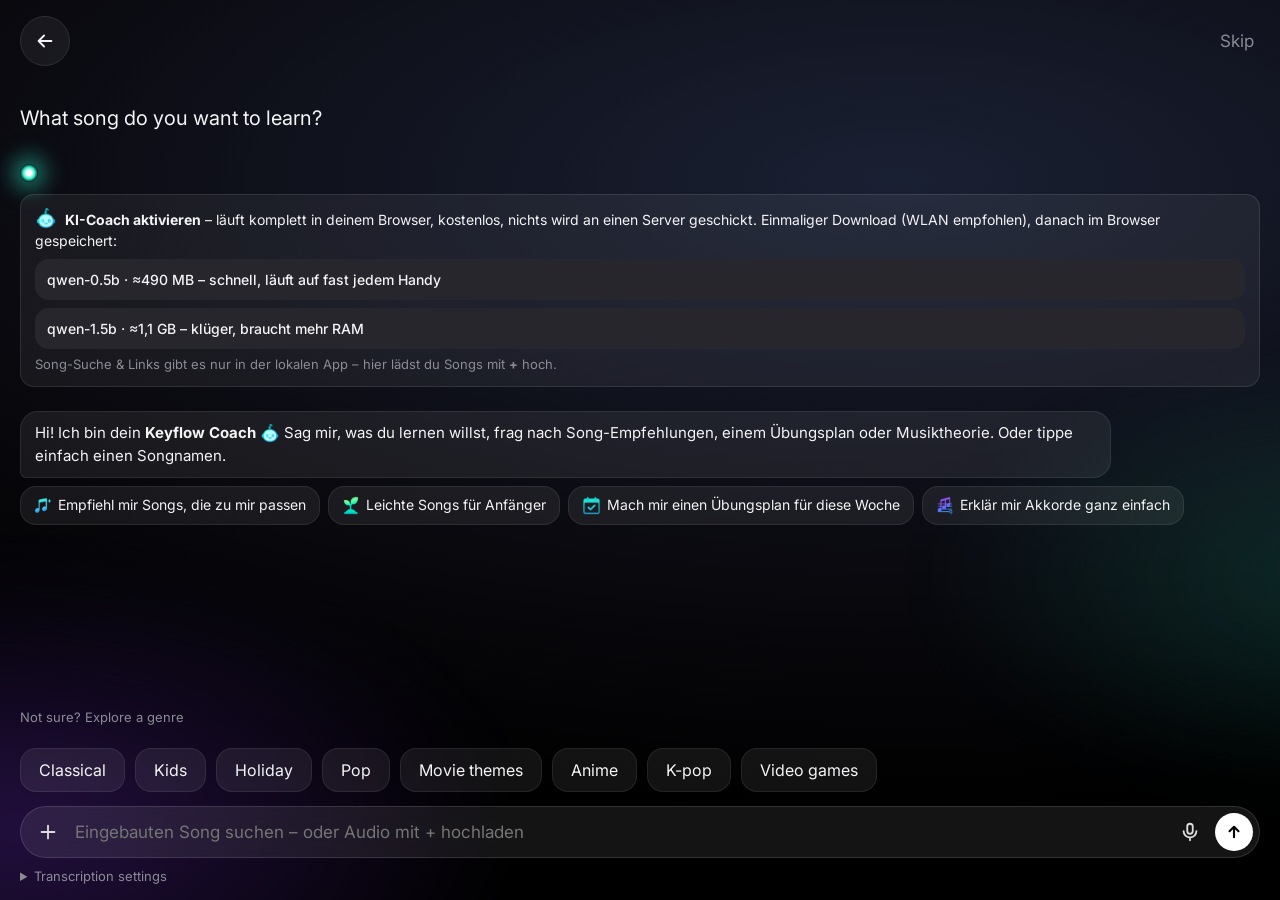
<file: index.html>
<!doctype html>
<html lang="en">
<head>
  <meta charset="utf-8" />
  <meta name="viewport" content="width=device-width, initial-scale=1, viewport-fit=cover, user-scalable=no" />
  <meta name="theme-color" content="#000000" />
  <title>Keyflow – Piano tutorials for any song</title>
  <link rel="manifest" href="manifest.webmanifest" />
  <link rel="icon" href="icon.svg" type="image/svg+xml" />
  <link rel="apple-touch-icon" href="icons/app/apple-touch-icon.png" />
  <meta name="mobile-web-app-capable" content="yes" />
  <link rel="preconnect" href="https://fonts.googleapis.com" />
  <link href="https://fonts.googleapis.com/css2?family=Inter:wght@400;500;600;700&display=swap" rel="stylesheet" />
  <link rel="stylesheet" href="css/style.css" />
</head>
<body>
  <!-- ================= LIBRARY ================= -->
  <section id="view-library" class="view">
    <header class="lib-head">
      <div class="lib-top">
        <div class="brand"><span class="logo">◆</span> Keyflow <span class="tag">PIANO</span></div>
        <button id="accountBtn" class="account-btn"><span id="syncDot" class="sync-dot"></span><span id="accountLabel">Sign in</span></button>
      </div>
      <h1>My songs</h1>
    </header>
    <div class="search-row">
      <label class="search">
        <svg viewBox="0 0 24 24"><circle cx="11" cy="11" r="7"/><path d="M20 20l-4-4"/></svg>
        <input id="searchInput" type="search" placeholder="Search music" autocomplete="off" />
      </label>
      <button id="sortBtn" class="round" aria-label="Sort"><svg viewBox="0 0 24 24"><path d="M4 7h16M7 12h10M10 17h4"/></svg></button>
      <div id="sortMenu" class="menu hidden">
        <button data-sort="recent">Recently added</button>
        <button data-sort="played">Recently played</button>
        <button data-sort="title">Title A–Z</button>
      </div>
    </div>
    <h2>All transcriptions</h2>
    <ul id="songList" class="song-list"></ul>
    <p id="emptyLib" class="empty hidden">No songs yet. Tap <b>+</b> to transcribe your first song.</p>
    <p class="credits-link"><button id="creditsBtn" class="link small">Credits &amp; Lizenzen</button></p>
    <button id="addBtn" class="fab" aria-label="New song"><svg viewBox="0 0 24 24"><path d="M12 5v14M5 12h14"/></svg></button>
  </section>

  <!-- ================= CREATE ================= -->
  <section id="view-create" class="view hidden">
    <div class="aurora"></div>
    <header class="create-head">
      <button id="createBack" class="round ghost" aria-label="Back"><svg viewBox="0 0 24 24"><path d="M19 12H5M11 6l-6 6 6 6"/></svg></button>
      <button id="skipBtn" class="link">Skip</button>
    </header>
    <p class="prompt">What song do you want to learn?</p>
    <div class="orb"></div>
    <div id="aiBar" class="ai-bar"></div>
    <div id="createResults" class="create-results"></div>
    <div class="create-bottom">
      <p class="muted small">Not sure? Explore a genre</p>
      <div id="genreChips" class="chips"></div>
      <form id="askForm" class="ask">
        <button type="button" id="plusBtn" class="ask-btn" aria-label="Add file"><svg viewBox="0 0 24 24"><path d="M12 5v14M5 12h14"/></svg></button>
        <input id="askInput" placeholder="Frag den Coach, Songname oder Link …" autocomplete="off" />
        <button type="button" id="recBtn" class="ask-btn" aria-label="Record"><svg viewBox="0 0 24 24"><rect x="9" y="3" width="6" height="11" rx="3"/><path d="M5 11a7 7 0 0 0 14 0M12 18v3"/></svg></button>
        <button type="submit" class="send" aria-label="Send"><svg viewBox="0 0 24 24"><path d="M12 19V5M6 11l6-6 6 6"/></svg></button>
      </form>
      <div id="plusMenu" class="menu up hidden">
        <button data-act="audio"><img class="ic" src="icons/ic-note.webp" alt="" draggable="false"> Upload audio or video</button>
        <button data-act="midi"><img class="ic" src="icons/ic-keyboard.webp" alt="" draggable="false"> MIDI / MusicXML importieren</button>
        <button data-act="songscription"><img class="ic" src="icons/ic-chord.webp" alt="" draggable="false"> Mit Songscription transkribieren</button>
        <button data-act="record"><img class="ic" src="icons/ic-mic.webp" alt="" draggable="false"> Record with microphone</button>
      </div>
      <details class="advanced">
        <summary>Transcription settings</summary>
        <label>Note sensitivity <input id="optSens" type="range" min="0" max="1" step="0.05" value="0.5" /></label>
        <div class="row btns"><button type="button" id="optMax" class="glass pill"><img class="ic" src="icons/ic-trophy.webp" alt="" draggable="false"> Höchste Genauigkeit</button></div>
        <label>AI model <select id="optModel"><option value="basicpitch">Basic Pitch (any instrument)</option><option value="piano">Piano model – Onsets &amp; Frames</option><option value="both" selected>Both combined (best)</option><option value="muscriptor">MuScriptor (multi-instrument, server)</option><option value="transkun">Transkun – Klavier, sehr genau (Server)</option><option value="songscription">Songscription.ai (Webseite → MIDI/MusicXML zurück)</option></select></label>
        <label id="msRow" class="hidden">MuScriptor size <select id="optMsSize"><option value="small" selected>small – fast (CPU ok)</option><option value="medium">medium – balanced</option><option value="large">large – best (GPU)</option></select></label>
        <label id="msQRow" class="hidden">Snap notes to beat grid <input id="optQuantize" type="checkbox" checked /></label>
        <label>Demucs stem separation (server) <input id="optDemucs" type="checkbox" /></label>
        <label>Arrangement <select id="optMode"><option value="piano" selected>Piano arrangement</option><option value="easy">Easy (melody + bass)</option><option value="full">Full detail (solo piano recordings)</option></select></label>
        <label>Remove drums before transcribing <input id="optDrums" type="checkbox" checked /></label>
        <label>Song names: search <select id="optKind"><option value="cover" selected>piano covers (most accurate)</option><option value="original">original song</option></select></label>
        <label>Split hands at <select id="optSplit"><option value="55">G3</option><option value="57">A3</option><option value="60" selected>C4 (middle C)</option><option value="62">D4</option><option value="64">E4</option></select></label>
      </details>
      <input id="fileInput" type="file" accept="audio/*,video/*,.mid,.midi,.mp3,.wav,.m4a,.ogg,.flac,.webm,.mp4" hidden />
    </div>
  </section>

  <!-- ================= SHEET MUSIC ================= -->
  <section id="view-score" class="view hidden">
    <header class="score-bar">
      <button id="scoreBack" class="round ghost" aria-label="Zurück"><svg viewBox="0 0 24 24"><path d="M19 12H5M11 6l-6 6 6 6"/></svg></button>
      <div class="score-title"><b id="scoreTitle"></b><span id="scoreInfo" class="muted small"></span></div>
      <button id="scorePlay" class="btn small-btn2"><img class="ic" src="icons/ic-keyboard.webp" alt="" draggable="false"> Spielen</button>
    </header>
    <div class="score-tools">
      <label>Tempo <input id="scBpm" type="number" min="30" max="260" step="1" /></label>
      <label>Takt <select id="scBeats"><option value="2">2/4</option><option value="3">3/4</option><option value="4">4/4</option><option value="6">6/4</option></select></label>
      <label>Tonart <select id="scKey"><option value="-7:major">C♭-Dur</option><option value="-7:minor">a♭-Moll</option><option value="-6:major">G♭-Dur</option><option value="-6:minor">e♭-Moll</option><option value="-5:major">D♭-Dur</option><option value="-5:minor">b-Moll</option><option value="-4:major">A♭-Dur</option><option value="-4:minor">f-Moll</option><option value="-3:major">E♭-Dur</option><option value="-3:minor">c-Moll</option><option value="-2:major">B♭-Dur</option><option value="-2:minor">g-Moll</option><option value="-1:major">F-Dur</option><option value="-1:minor">d-Moll</option><option value="0:major">C-Dur</option><option value="0:minor">a-Moll</option><option value="1:major">G-Dur</option><option value="1:minor">e-Moll</option><option value="2:major">D-Dur</option><option value="2:minor">h-Moll</option><option value="3:major">A-Dur</option><option value="3:minor">f♯-Moll</option><option value="4:major">E-Dur</option><option value="4:minor">c♯-Moll</option><option value="5:major">H-Dur</option><option value="5:minor">g♯-Moll</option><option value="6:major">F♯-Dur</option><option value="6:minor">d♯-Moll</option><option value="7:major">C♯-Dur</option><option value="7:minor">a♯-Moll</option></select></label>
      <label>Level <select id="scLevel"><option value="easy">Leicht</option><option value="medium">Mittel</option><option value="hard">Schwer</option><option value="original">Original</option></select></label>
      <button id="scAuto" class="link small">Automatisch erkennen</button>
    </div>
    <div class="score-tools">
      <button id="scXml" class="btn"><img class="ic" src="icons/ic-export.webp" alt="" draggable="false"> MusicXML</button>
      <button id="scMidi" class="btn"><img class="ic" src="icons/ic-export.webp" alt="" draggable="false"> MIDI</button>
      <button id="scPrint" class="btn"><img class="ic" src="icons/ic-export.webp" alt="" draggable="false"> PDF / Drucken</button>
    </div>
    <div id="scoreBox" class="score-box"><p class="muted">Noten werden gesetzt …</p></div>
  </section>

  <!-- ================= PLAYER ================= -->
  <section id="view-player" class="view hidden">
    <canvas id="stage"></canvas>
    <div id="progress" class="progress"><div id="progressFill"></div><div id="loopBand" class="loop-band hidden"></div></div>
    <div id="hud" class="hud">
      <div class="hud-left">
        <button id="exitBtn" class="glass icon" aria-label="Back"><svg viewBox="0 0 24 24"><path d="M19 12H5M11 6l-6 6 6 6"/></svg></button>
        <button id="settingsBtn" class="glass icon" aria-label="Settings"><svg viewBox="0 0 24 24"><circle cx="12" cy="12" r="3"/><path d="M19.4 15a1.7 1.7 0 0 0 .3 1.8l.1.1a2 2 0 1 1-2.8 2.8l-.1-.1a1.7 1.7 0 0 0-1.8-.3 1.7 1.7 0 0 0-1 1.5V21a2 2 0 1 1-4 0v-.1a1.7 1.7 0 0 0-1.1-1.5 1.7 1.7 0 0 0-1.8.3l-.1.1a2 2 0 1 1-2.8-2.8l.1-.1a1.7 1.7 0 0 0 .3-1.8 1.7 1.7 0 0 0-1.5-1H3a2 2 0 1 1 0-4h.1a1.7 1.7 0 0 0 1.5-1.1 1.7 1.7 0 0 0-.3-1.8l-.1-.1a2 2 0 1 1 2.8-2.8l.1.1a1.7 1.7 0 0 0 1.8.3H9a1.7 1.7 0 0 0 1-1.5V3a2 2 0 1 1 4 0v.1a1.7 1.7 0 0 0 1 1.5 1.7 1.7 0 0 0 1.8-.3l.1-.1a2 2 0 1 1 2.8 2.8l-.1.1a1.7 1.7 0 0 0-.3 1.8V9a1.7 1.7 0 0 0 1.5 1H21a2 2 0 1 1 0 4h-.1a1.7 1.7 0 0 0-1.5 1z"/></svg></button>
        <button id="speedBtn" class="glass pill">Speed <b id="speedVal">100%</b></button>
        <button id="levelBtn" class="glass pill">Level <b id="levelVal">Original</b></button>
        <div class="seg glass">
          <button id="modeWait" class="seg-btn">Wait</button>
          <button id="modePlay" class="seg-btn active">Play-Along</button>
        </div>
      </div>
      <div class="hud-right">
        <span id="scoreChip" class="glass pill score">0 ✓</span>
        <button id="practiceBtn" class="glass pill" aria-label="Practice"><img class="ic" src="icons/ic-practice.webp" alt="" draggable="false"> Practice</button>
        <button id="sheetBtn" class="glass icon" aria-label="Noten" title="Noten anzeigen"><img class="ic" src="icons/ic-chord.webp" alt="" draggable="false"></button>
        <button id="soundBtn" class="glass icon" aria-label="Sound"><img class="ic lg" src="icons/ic-sound.webp" alt="" draggable="false"></button>
        <button id="inputBtn" class="glass icon" aria-label="Input"><svg viewBox="0 0 24 24"><rect x="2" y="7" width="20" height="11" rx="2"/><path d="M6 7v6M10 7v6M14 7v6M18 7v6"/></svg></button>
        <div id="handSeg" class="seg glass hand-seg" role="radiogroup" aria-label="Hände">
          <button class="seg-btn" data-hands="L" title="Nur linke Hand"><img class="ic hand-ic" src="icons/ic-hand-left.webp" alt="" draggable="false"><i>L</i></button>
          <button class="seg-btn" data-hands="both" title="Beide Hände">Beide</button>
          <button class="seg-btn" data-hands="R" title="Nur rechte Hand"><img class="ic hand-ic" src="icons/ic-hand-right.webp" alt="" draggable="false"><i>R</i></button>
          <button class="seg-btn" data-hands="none" title="Zuhören – beide Hände spielen automatisch">Hören</button>
        </div>
      </div>
      <div id="speedMenu" class="panel speed-panel hidden">
        <p class="panel-title">PLAYBACK SPEED</p>
        <div class="speed-opts"></div>
      </div>
      <div id="inputMenu" class="panel input-panel hidden">
        <p class="panel-title">PLAY WITH ANY PIANO</p>
        <button id="midiBtn" class="row-btn"><span><img class="ic" src="icons/ic-keyboard.webp" alt="" draggable="false"> Connect MIDI keyboard</span> <span id="midiStatus" class="muted"></span></button>
        <button id="micBtn" class="row-btn"><span><img class="ic" src="icons/ic-mic.webp" alt="" draggable="false"> Listen via microphone</span> <span id="micStatus" class="muted">off</span></button>
        <label class="row">Key lights on my piano <select id="setLightProto"></select></label>
        <label class="row">Light keys ahead <select id="setLightAhead"><option value="now">only when it's time</option><option value="ahead" selected>next notes in advance</option></select></label>
        <label class="row">Silent lights (channel modes) <input id="setSilentLights" type="checkbox" checked /></label>
        <div class="row btns"><button id="testLightsBtn" class="glass pill"><img class="ic" src="icons/ic-light.webp" alt="" draggable="false"> Test lights</button><span id="sysexStatus" class="muted small"></span></div>
        <label class="row">Mic sensitivity <input id="micSens" type="range" min="0" max="1" step="0.05" value="0.5" /></label>
        <p class="muted small">Tip: use headphones or mute the song when using the microphone. Computer keys: A W S E D F T G Y H U J K (Z / X = octave).</p>
      </div>
      <div id="levelPanel" class="panel level-panel hidden">
        <p class="panel-title">SCHWIERIGKEIT</p>
        <p id="levelRating" class="small"></p>
        <div id="levelOpts" class="speed-opts"></div>
        <p class="muted small">Leicht: nur Melodie + Bass, keine schnellen Läufe · Mittel: Melodie + eine Begleitstimme · Schwer: bis zu 3 Töne pro Hand · Original: alles</p>
        <label class="row">Andere Hand <select id="setOtherHand"><option value="auto">spielt automatisch</option><option value="mute">stumm (sichtbar)</option><option value="hide">ausblenden</option></select></label>
      </div>
      <div id="soundPanel" class="panel sound-panel hidden">
        <p class="panel-title">SOUND &amp; INSTRUMENTE</p>
        <label class="row">Sound-Bibliothek <select id="sndBank"></select></label>
        <div id="sndPresets">
          <label class="row">Song – rechte Hand <select id="sndR" class="snd-preset" data-role="R"></select></label>
          <label class="row">Song – linke Hand <select id="sndL" class="snd-preset" data-role="L"></select></label>
          <label class="row">Meine Tasten <select id="sndUser" class="snd-preset" data-role="user"></select></label>
        </div>
        <p id="sndInfo" class="muted small"></p>
        <div class="row btns">
          <button id="sndImport" class="glass pill"><img class="ic" src="icons/ic-import.webp" alt="" draggable="false"> SoundFont importieren</button>
          <button id="sndImportDir" class="glass pill"><img class="ic" src="icons/ic-folder.webp" alt="" draggable="false"> SFZ-Ordner</button>
        </div>
        <p class="muted small">SF2 · SF3 · SFOGG · DLS · SFZ (mit Samples, als Ordner oder ZIP) · SYX (DX7-Bänke &amp; SysEx-Befehle) · ZIP</p>
        <div class="row btns">
          <button id="sndImportSyx" class="glass pill"><img class="ic" src="icons/ic-synth.webp" alt="" draggable="false"> Eigene .syx-Presets</button>
          <button id="sndExportSyx" class="glass pill hidden"><img class="ic" src="icons/ic-export.webp" alt="" draggable="false"> Als .syx exportieren</button>
        </div>
        <div id="customList" class="snd-list hidden"></div>
        <p class="panel-title" style="margin-top:14px">MIDI-AUSGANG · VST3 / DAW / HARDWARE</p>
        <label class="row">Ausgang <select id="moDevice"><option value="off">Aus</option></select></label>
        <div class="row btns"><button id="moScan" class="glass pill"><img class="ic" src="icons/ic-keyboard.webp" alt="" draggable="false"> MIDI-Ausgänge suchen</button></div>
        <div id="moOpts">
          <label class="row">Song – rechte Hand <span class="mo-ch"><input id="moR" type="checkbox" checked /> Kanal <select id="moRch"><option value="0">1</option><option value="1">2</option><option value="2">3</option><option value="3">4</option><option value="4">5</option><option value="5">6</option><option value="6">7</option><option value="7">8</option><option value="8">9</option><option value="9">10</option><option value="10">11</option><option value="11">12</option><option value="12">13</option><option value="13">14</option><option value="14">15</option><option value="15">16</option></select></span></label>
          <label class="row">Song – linke Hand <span class="mo-ch"><input id="moL" type="checkbox" checked /> Kanal <select id="moLch"><option value="0">1</option><option value="1">2</option><option value="2">3</option><option value="3">4</option><option value="4">5</option><option value="5">6</option><option value="6">7</option><option value="7">8</option><option value="8">9</option><option value="9">10</option><option value="10">11</option><option value="11">12</option><option value="12">13</option><option value="13">14</option><option value="14">15</option><option value="15">16</option></select></span></label>
          <label class="row">Meine Tasten <span class="mo-ch"><input id="moU" type="checkbox" /> Kanal <select id="moUch"><option value="0">1</option><option value="1">2</option><option value="2">3</option><option value="3">4</option><option value="4">5</option><option value="5">6</option><option value="6">7</option><option value="7">8</option><option value="8">9</option><option value="9">10</option><option value="10">11</option><option value="11">12</option><option value="12">13</option><option value="13">14</option><option value="14">15</option><option value="15">16</option></select></span></label>
          <label class="row">Instrument senden <select id="moProg"></select></label>
          <label class="row">Nur extern hören (interne Klänge stumm) <input id="moExcl" type="checkbox" /></label>
        </div>
        <details class="mo-help"><summary class="muted small">So spielst du mit VST3-Plugins</summary>
          <p class="muted small">VST3-Plugins laufen in einem Host-Programm auf dem PC/Mac (z.&nbsp;B. Reaper, Cakewalk, Ableton, FL Studio oder der kostenlose Plugin-Host Carla). Keyflow schickt die Noten per MIDI dorthin:</p>
          <p class="muted small">1. Keyflow auf dem PC starten (<code>node server.js</code>) und in Chrome öffnen.<br>2. Virtuelles MIDI-Kabel: Windows → <b>loopMIDI</b>, Mac → <b>IAC-Treiber</b> (Audio-MIDI-Setup), Linux → Carla/ALSA.<br>3. Im Host eine Spur mit deinem VST3-Plugin anlegen, MIDI-Eingang = das virtuelle Kabel, Aufnahme-/Monitor-Schalter an.<br>4. Hier als Ausgang das Kabel wählen, Kanäle zuordnen, „Nur extern hören“ an.</p>
          <p class="muted small">Am Handy kannst du so auch die eingebauten Klänge deines MIDI-Pianos (z.&nbsp;B. MEP-4000) oder einen Hardware-Synth ansteuern.</p>
        </details>
        <input id="syxFile" type="file" accept=".syx,.zip" multiple hidden />
        <div id="sndList" class="snd-list"></div>
        <div id="syxList" class="snd-list"></div>
        <input id="sndFile" type="file" multiple hidden />
        <input id="sndDir" type="file" webkitdirectory multiple hidden />
      </div>
      <div id="practicePanel" class="panel practice-panel hidden">
        <p class="panel-title">PRACTICE BY SECTION</p>
        <label class="row">Auto tempo (start 50 %, +10 % per clean pass) <input id="setAutoTempo" type="checkbox" checked /></label>
        <label class="row">Clean pass needs <select id="setPassAcc"><option value="80">80 %</option><option value="90" selected>90 %</option><option value="100">100 %</option></select></label>
        <div id="sectionList" class="section-list"></div>
        <div class="row btns"><button id="practiceStop" class="glass pill">✕ Stop section practice</button></div>
      </div>
      <div id="settingsPanel" class="panel settings-panel hidden">
        <p class="panel-title">SETTINGS</p>
        <label class="row">Note labels <select id="setLabels"><option value="letters">C D E</option><option value="solfege">Do Re Mi</option><option value="fingers">Fingernummern 1–5</option><option value="both">Note + Finger (C 3)</option><option value="none">Off</option></select></label>
        <label class="row">Finger-Farben (Daumen … kleiner Finger) <input id="setFingerColors" type="checkbox" checked /></label>
        <label class="row">Hand-Diagramm über der Tastatur <input id="setHandDiagram" type="checkbox" checked /></label>
        <label class="row">Fingersatz bearbeiten (pausiert Note antippen) <input id="setEditFingers" type="checkbox" /></label>
        <label class="row">Keyboard <select id="setKeyboard"><option value="88">88 keys (full piano)</option><option value="61">61 keys</option><option value="auto">Fit to song</option></select></label>
        <label class="row">Colors <select id="setColors"><option value="rainbow">Rainbow (per note)</option><option value="hands">Blue / teal (per hand)</option></select></label>
        <label class="row">Finger numbers (1–5) <input id="setFingers" type="checkbox" checked /></label>
        <label class="row">Key lights preview <input id="setLights" type="checkbox" checked /></label>
        <label class="row">Falling speed <input id="setZoom" type="range" min="0.5" max="2" step="0.1" value="1" /></label>
        <label class="row">Hear notes of practiced hand <input id="setGuide" type="checkbox" checked /></label>
        <label class="row">Mute song audio <input id="setMute" type="checkbox" /></label>
        <label class="row">Sound for MIDI keyboard <input id="setMidiSound" type="checkbox" checked /></label>
        <label class="row">Metronome <input id="setMetro" type="checkbox" /></label>
        <label class="row">Effects <input id="setFx" type="checkbox" checked /></label>
        <label class="row">Volume <input id="setVol" type="range" min="0" max="1" step="0.05" value="0.8" /></label>
        <div class="row btns">
          <button id="loopA" class="glass pill">Set A</button>
          <button id="loopB" class="glass pill">Set B</button>
          <button id="loopClear" class="glass pill">Clear loop</button>
        </div>
        <div class="row btns">
          <button id="restartBtn" class="glass pill">↺ Restart</button>
          <button id="exportBtn" class="glass pill"><img class="ic" src="icons/ic-export.webp" alt="" draggable="false"> Export MIDI</button>
        </div>
      </div>
    </div>
    <div class="now-playing">
      <span id="npCover" class="cover sm"></span>
      <span id="npTitle"></span>
      <span id="npTime" class="muted"></span>
    </div>
    <button id="bigPlay" class="big-play" aria-label="Play"><svg viewBox="0 0 24 24"><path d="M8 5v14l11-7z"/></svg></button>
    <button id="endBtn" class="glass pill end-btn"><svg viewBox="0 0 24 24"><path d="M15 3h4a2 2 0 0 1 2 2v14a2 2 0 0 1-2 2h-4M10 17l5-5-5-5M15 12H3"/></svg> End session</button>
    <div id="resultModal" class="modal hidden">
      <div class="modal-card">
        <h3><img class="ic xl" src="icons/ic-trophy.webp" alt="" draggable="false"><br>Session complete</h3>
        <div class="big-score"><span id="resAcc">0</span>%</div>
        <p class="muted">accuracy</p>
        <div class="stats">
          <div><b id="resHit">0</b><span>hit</span></div>
          <div><b id="resMiss">0</b><span>missed</span></div>
          <div><b id="resWrong">0</b><span>wrong</span></div>
          <div><b id="resStreak">0</b><span>best streak</span></div>
        </div>
        <div class="row btns center">
          <button id="resAgain" class="btn primary">Play again</button>
          <button id="resLib" class="btn">Library</button>
        </div>
      </div>
    </div>
    <div id="rotateHint" class="rotate-hint">↻ Rotate your phone to landscape for the best view</div>
  </section>

  <!-- ================= BUSY / TOAST ================= -->
  <div id="busy" class="busy hidden">
    <div class="orb big"></div>
    <p id="busyStage">Working…</p>
    <div class="bar"><div id="busyBar"></div></div>
    <p class="muted small">Runs privately on your device – free & unlimited.</p>
    <button id="busyCancel" class="btn hidden">Stop recording</button>
  </div>
  <div id="sheet" class="sheet hidden"></div>
  <div id="syxPicker" class="busy picker hidden">
    <div class="modal-card picker-card">
      <h3>Presets auswählen</h3>
      <p id="pickInfo" class="muted small"></p>
      <input id="pickSearch" class="pick-search" placeholder="Suchen …" autocomplete="off" />
      <div class="row btns"><button id="pickAll" class="link small">Alle</button><button id="pickNone" class="link small">Keine</button></div>
      <div id="pickList" class="pick-list"></div>
      <label class="row">Ziel <select id="pickTarget"><option value="custom">Zu „Meine FM-Presets“ hinzufügen</option><option value="new">Als neue Bank speichern</option></select></label>
      <input id="pickName" class="pick-search hidden" placeholder="Name der neuen Bank" />
      <div class="row btns center">
        <button id="pickOk" class="btn primary">Importieren</button>
        <button id="pickCancel" class="btn">Abbrechen</button>
      </div>
    </div>
  </div>
  <div id="accountModal" class="busy account hidden">
    <div class="modal-card account-card">
      <div id="accOut">
        <h3>Keyflow account</h3>
        <p class="muted small">Sync your library across devices via your Keyflow server.</p>
        <form id="accForm">
          <input id="accUser" placeholder="Username" autocomplete="username" autocapitalize="none" required />
          <input id="accPass" type="password" placeholder="Password (min. 6)" autocomplete="current-password" required />
          <p id="accErr" class="err"></p>
          <div class="row btns center">
            <button type="submit" class="btn primary" data-mode="login">Log in</button>
            <button type="submit" class="btn" data-mode="register">Create account</button>
          </div>
        </form>
      </div>
      <div id="accIn" class="hidden">
        <h3><img class="ic lg" src="icons/ic-coach.webp" alt="" draggable="false"> Hi, <span id="accName"></span></h3>
        <p id="accStatus" class="muted small"></p>
        <p class="muted small">Im Konto gespeichert: Songs inkl. Audio, Sound-Bibliotheken (SoundFont, SFZ, FM/.syx), „Meine FM-Presets“, SysEx, Einstellungen und Coach-Chat.</p>
        <p id="accUsage" class="small"></p>
        <div class="row btns center">
          <button id="accSync" class="btn primary">↻ Jetzt synchronisieren</button>
          <button id="accLogout" class="btn">Abmelden</button>
        </div>
        <div class="server-only"><p class="panel-title" style="margin-top:14px">SICHERUNG – AUCH AUSSERHALB DES HANDYS</p>
        <div class="row btns">
          <a id="accBackup" class="btn" download><img class="ic" src="icons/ic-export.webp" alt="" draggable="false"> Sicherung herunterladen</a>
          <button id="accRestore" class="btn"><img class="ic" src="icons/ic-import.webp" alt="" draggable="false"> Wiederherstellen</button>
        </div>
        <label class="row">Automatisch nach /sdcard/Keyflow sichern <input id="accAuto" type="checkbox" /></label>
        <p id="accAutoInfo" class="muted small"></p>
        <p class="muted small">Tipp: Lade die .keyflow-Datei zu Google Drive hoch oder kopiere sie auf deinen PC – dann ist alles auch sicher, wenn das Handy verloren geht.</p>
        <input id="accRestoreFile" type="file" accept=".keyflow,.zip" hidden /></div>
      </div>
      <button id="accClose" class="link">Close</button>
    </div>
  </div>
  <div id="creditsModal" class="busy account hidden">
    <div class="modal-card account-card credits">
      <h3>Credits &amp; Lizenzen</h3>
      <p class="small">Keyflow ist eine eigenständige Klavier-Lern-App. Sie nutzt diese freien Projekte – vielen Dank!</p>
      <ul class="small">
        <li><b>Basic Pitch</b> (Spotify) – Audio→MIDI, Apache-2.0</li>
        <li><b>Onsets and Frames</b> (Google Magenta) – Klavier-Transkription, Apache-2.0</li>
        <li><b>TensorFlow.js</b> – Apache-2.0</li>
        <li><b>SpessaSynth</b> – SoundFont-Synthesizer, Apache-2.0</li>
        <li><b>@tonejs/midi</b> – MIDI lesen/schreiben, MIT</li>
        <li><b>fflate</b> – ZIP, MIT</li>
        <li><b>Salamander Grand Piano</b> – Samples von Alexander Holm, CC-BY 3.0</li>
        <li><b>GeneralUser GS</b> – SoundFont von S. Christian Collins (freie Lizenz des Autors)</li>
        <li>Lokale App zusätzlich: Transkun (Yujia Yan, MIT), MuScriptor (Code MIT, Gewichte CC BY-NC 4.0), Ollama/Qwen, yt-dlp</li>
        <li>Icons: für Keyflow mit Astrocade generiert · Eingebaute Songs: gemeinfreie Melodien</li>
      </ul>
      <p class="muted small">Alle Daten (Songs, Aufnahmen, Sounds) bleiben in deinem Browser. Es wird nichts hochgeladen.</p>
      <button id="creditsClose" class="btn primary">Schließen</button>
    </div>
  </div>
  <div id="toast" class="toast"></div>

  <script>window.KEYFLOW_STATIC = true;</script>
  <script type="module" src="js/app.js"></script>
</body>
</html>
</file>
<file: css/style.css>
:root {
  --bg: #050507;
  --card: #1b1b20;
  --card2: #26262c;
  --line: #2e2e35;
  --text: #f4f4f6;
  --muted: #8b8b95;
  --teal: #2ff5d0;
  --blue: #1e90ff;
  --purple: #8b3dff;
  --pink: #ff2bd6;
  --radius: 18px;
  font-family: Inter, system-ui, -apple-system, 'Segoe UI', Roboto, sans-serif;
  color-scheme: dark;
}
* { box-sizing: border-box; -webkit-tap-highlight-color: transparent; }
html, body { margin: 0; height: 100%; background: var(--bg); color: var(--text); overflow: hidden; }
button { font: inherit; color: inherit; background: none; border: 0; cursor: pointer; }
input, select { font: inherit; color: inherit; }
svg { width: 22px; height: 22px; fill: none; stroke: currentColor; stroke-width: 2; stroke-linecap: round; stroke-linejoin: round; }
.hidden { display: none !important; }
.muted { color: var(--muted); }
.small { font-size: 13px; }
.view { position: fixed; inset: 0; overflow: hidden; }

/* ---------- Library ---------- */
#view-library { overflow-y: auto; padding: max(18px, env(safe-area-inset-top)) 20px 120px; max-width: 720px; margin: 0 auto; }
.brand { display: flex; align-items: center; gap: 6px; font-weight: 700; font-size: 15px; opacity: .85; }
.brand .logo { color: var(--teal); }
.tag { font-size: 9px; border: 1.5px solid currentColor; border-radius: 6px; padding: 1px 5px; letter-spacing: .05em; }
.lib-head h1 { font-size: 34px; font-weight: 500; margin: 22px 0 18px; letter-spacing: -.02em; }
.search-row { display: flex; gap: 12px; position: relative; }
.search { flex: 1; display: flex; align-items: center; gap: 10px; background: var(--card2); border: 1px solid var(--line); border-radius: 999px; padding: 0 18px; height: 50px; color: var(--muted); }
.search input { flex: 1; background: none; border: 0; outline: 0; font-size: 17px; color: var(--text); }
.round { width: 50px; height: 50px; border-radius: 50%; background: var(--card2); border: 1px solid var(--line); display: grid; place-items: center; flex: none; }
.round.ghost { background: rgba(255,255,255,.06); }
h2 { font-size: 17px; font-weight: 500; margin: 30px 0 10px; }
.song-list { list-style: none; padding: 0; margin: 0; }
.song { display: flex; align-items: center; gap: 16px; padding: 10px 0; cursor: pointer; border-radius: 14px; }
.song:active { background: rgba(255,255,255,.04); }
.cover { width: 66px; height: 66px; border-radius: 14px; flex: none; box-shadow: inset 0 0 0 1px rgba(255,255,255,.08); }
.cover.sm { width: 28px; height: 28px; border-radius: 7px; }
.song-info { flex: 1; min-width: 0; }
.song-title { font-size: 17px; white-space: nowrap; overflow: hidden; text-overflow: ellipsis; }
.song-sub { font-size: 14px; color: var(--muted); margin-top: 4px; display: flex; align-items: center; gap: 6px; }
.song-sub .tri { color: var(--pink); font-size: 11px; }
.song-sub .tri.off { color: var(--muted); }
.more { width: 40px; height: 40px; color: var(--muted); font-size: 20px; letter-spacing: 1px; }
.empty { color: var(--muted); text-align: center; margin-top: 40px; }
.fab { position: fixed; right: max(22px, calc(50vw - 340px)); bottom: max(26px, env(safe-area-inset-bottom)); width: 62px; height: 62px; border-radius: 50%; background: linear-gradient(135deg, var(--teal), var(--blue)); color: #001; display: grid; place-items: center; box-shadow: 0 10px 30px rgba(47,245,208,.35); }
.fab svg { width: 28px; height: 28px; stroke-width: 2.6; }

.menu { position: absolute; z-index: 30; background: #232329; border: 1px solid var(--line); border-radius: 14px; padding: 6px; min-width: 200px; box-shadow: 0 20px 50px rgba(0,0,0,.6); }
.menu button { display: block; width: 100%; text-align: left; padding: 11px 14px; border-radius: 9px; font-size: 15px; }
.menu button:hover, .menu button.active { background: rgba(255,255,255,.07); }
.menu button.danger { color: #ff5d7a; }
#sortMenu { right: 0; top: 58px; }

/* ---------- Create ---------- */
#view-create { display: flex; flex-direction: column; padding: max(16px, env(safe-area-inset-top)) 20px max(16px, env(safe-area-inset-bottom)); background: radial-gradient(120% 70% at 70% 20%, #1a2033 0%, #0a0a10 60%, #000 100%); }
.aurora { position: absolute; inset: -20%; background:
  radial-gradient(40% 30% at 15% 80%, rgba(139,61,255,.25), transparent 70%),
  radial-gradient(35% 25% at 90% 60%, rgba(47,245,208,.15), transparent 70%); filter: blur(30px); pointer-events: none; animation: drift 14s ease-in-out infinite alternate; }
@keyframes drift { to { transform: translate(4%, -3%) rotate(4deg); } }
.create-head { display: flex; justify-content: space-between; align-items: center; position: relative; }
.link { color: var(--muted); font-size: 17px; }
.prompt { font-size: 20px; margin: 40px 0 0; position: relative; }
.orb { width: 18px; height: 18px; border-radius: 50%; margin: 34px 0 0; background: radial-gradient(circle, #fff 0 20%, var(--teal) 45%, rgba(47,245,208,0) 72%); box-shadow: 0 0 22px 6px rgba(47,245,208,.55); animation: pulse 1.8s ease-in-out infinite; position: relative; }
.orb.big { width: 70px; height: 70px; margin: 0 auto 24px; }
@keyframes pulse { 50% { transform: scale(1.25); opacity: .75; } }
.create-results { flex: 1; overflow-y: auto; margin: 16px 0; position: relative; }
.result { display: flex; align-items: center; gap: 14px; padding: 10px; border-radius: 14px; background: rgba(255,255,255,.04); margin-bottom: 8px; cursor: pointer; }
.result:hover { background: rgba(255,255,255,.08); }
.result .cover { width: 46px; height: 46px; border-radius: 10px; }
.msg { color: #cfd0d8; line-height: 1.5; padding: 4px 2px 12px; }
.create-bottom { position: relative; }
.chips { display: flex; gap: 10px; overflow-x: auto; padding: 10px 0 14px; scrollbar-width: none; }
.chips::-webkit-scrollbar { display: none; }
.chip { flex: none; padding: 11px 18px; border-radius: 16px; background: rgba(255,255,255,.07); border: 1px solid rgba(255,255,255,.08); font-size: 16px; }
.chip.active { background: rgba(47,245,208,.18); border-color: rgba(47,245,208,.5); }
.ask { display: flex; align-items: center; gap: 6px; background: rgba(255,255,255,.08); border: 1px solid rgba(255,255,255,.12); border-radius: 999px; padding: 6px 6px 6px 8px; backdrop-filter: blur(16px); }
.ask input { flex: 1; min-width: 0; background: none; border: 0; outline: 0; font-size: 17px; }
.ask-btn { width: 38px; height: 38px; display: grid; place-items: center; color: #ddd; border-radius: 50%; }
.send { width: 38px; height: 38px; border-radius: 50%; background: #fff; color: #000; display: grid; place-items: center; }
.send svg { width: 18px; height: 18px; stroke-width: 2.8; }
.menu.up { bottom: 70px; left: 0; }
.advanced { margin-top: 10px; color: var(--muted); font-size: 13px; }
.advanced label { display: flex; justify-content: space-between; align-items: center; margin: 8px 0; gap: 12px; }
.advanced select { background: var(--card2); border: 1px solid var(--line); border-radius: 8px; padding: 4px 8px; }

/* ---------- Player ---------- */
#view-player { background: #000; touch-action: none; user-select: none; -webkit-user-select: none; }
#stage { position: absolute; inset: 0; width: 100%; height: 100%; display: block; }
.progress { position: absolute; top: 10px; left: 50%; transform: translateX(-50%); width: min(70%, 900px); height: 8px; border-radius: 6px; background: rgba(255,255,255,.12); cursor: pointer; z-index: 5; }
.progress::before { content: ''; position: absolute; inset: -12px 0; }
#progressFill { height: 100%; width: 0; border-radius: 6px; background: #1a8f78; box-shadow: 0 0 10px rgba(47,245,208,.4); }
.loop-band { position: absolute; top: 0; height: 100%; background: rgba(139,61,255,.45); border-radius: 6px; }
.hud { position: absolute; top: 30px; left: 0; right: 0; padding: 0 max(16px, env(safe-area-inset-left)); display: flex; justify-content: space-between; align-items: flex-start; z-index: 6; transition: opacity .3s; pointer-events: none; }
.hud > * { pointer-events: auto; }
.hud.faded { opacity: 0; }
.hud.faded * { pointer-events: none; }
.hud-left, .hud-right { display: flex; gap: 10px; align-items: center; flex-wrap: wrap; }
.glass { background: rgba(60,60,66,.62); border: 1px solid rgba(255,255,255,.1); backdrop-filter: blur(14px); -webkit-backdrop-filter: blur(14px); color: #e9e9ef; }
.icon { width: 46px; height: 46px; border-radius: 14px; display: grid; place-items: center; }
.pill { height: 46px; padding: 0 18px; border-radius: 14px; display: inline-flex; align-items: center; gap: 8px; font-size: 16px; white-space: nowrap; }
.pill b { font-weight: 600; }
.seg { display: inline-flex; border-radius: 14px; padding: 4px; height: 46px; }
.seg-btn { padding: 0 14px; border-radius: 10px; color: #aaa; font-size: 15px; }
.seg-btn.active { background: rgba(255,255,255,.16); color: #fff; }
.hand { width: 46px; height: 46px; border-radius: 14px; font-size: 20px; position: relative; opacity: .45; filter: grayscale(1); }
.hand i { position: absolute; bottom: 4px; right: 6px; font-style: normal; font-size: 10px; font-weight: 700; background: #fff; color: #000; border-radius: 4px; padding: 0 3px; }
.hand.active { opacity: 1; filter: none; }
#handL.active { box-shadow: inset 0 0 0 2px #15c9a0; }
#handR.active { box-shadow: inset 0 0 0 2px #1e90ff; }
.score { font-variant-numeric: tabular-nums; color: var(--teal); }
.panel { position: absolute; top: 56px; left: max(16px, env(safe-area-inset-left)); background: rgba(40,40,46,.86); border: 1px solid rgba(255,255,255,.1); backdrop-filter: blur(20px); -webkit-backdrop-filter: blur(20px); border-radius: 20px; padding: 14px 16px; max-height: calc(100vh - 90px); overflow-y: auto; }
.panel-title { margin: 0 0 12px; font-size: 13px; letter-spacing: .12em; color: #aaa; font-weight: 600; }
.speed-panel { left: 120px; }
.speed-opts { display: flex; gap: 10px; }
.speed-opt { width: 82px; padding: 10px 0; border-radius: 14px; background: rgba(255,255,255,.06); text-align: center; }
.speed-opt b { display: block; font-size: 17px; font-weight: 500; }
.speed-opt span { font-size: 13px; color: var(--muted); }
.speed-opt.active { background: rgba(255,255,255,.2); }
.input-panel { left: auto; right: max(16px, env(safe-area-inset-right)); width: 330px; }
.settings-panel { width: 340px; }
.row { display: flex; justify-content: space-between; align-items: center; gap: 12px; margin: 10px 0; font-size: 15px; }
.row select { background: rgba(255,255,255,.08); border: 1px solid var(--line); border-radius: 8px; padding: 4px 8px; }
.row input[type=checkbox] { width: 20px; height: 20px; accent-color: var(--teal); }
.row input[type=range] { width: 140px; accent-color: var(--teal); }
.row.btns { justify-content: flex-start; flex-wrap: wrap; }
.row.btns .pill { height: 38px; font-size: 14px; padding: 0 12px; }
.row.center { justify-content: center; }
.row-btn { display: flex; justify-content: space-between; width: 100%; padding: 12px; border-radius: 12px; background: rgba(255,255,255,.06); margin-bottom: 8px; text-align: left; gap: 8px; }
.row-btn .on { color: var(--teal); }
.now-playing { position: absolute; left: max(16px, env(safe-area-inset-left)); display: flex; align-items: center; gap: 10px; font-size: 15px; z-index: 4; pointer-events: none; text-shadow: 0 1px 4px #000; }
.big-play { position: absolute; left: 50%; top: 38%; transform: translate(-50%, -50%); width: 84px; height: 84px; border-radius: 50%; background: rgba(255,255,255,.12); border: 1px solid rgba(255,255,255,.2); backdrop-filter: blur(10px); display: grid; place-items: center; z-index: 5; }
.big-play svg { width: 36px; height: 36px; fill: #fff; stroke: none; margin-left: 4px; }
.end-btn { position: absolute; right: max(16px, env(safe-area-inset-right)); z-index: 6; height: 40px; font-size: 14px; }
.end-btn svg { width: 18px; height: 18px; }
.rotate-hint { display: none; position: absolute; top: 40%; left: 0; right: 0; text-align: center; color: var(--muted); font-size: 14px; z-index: 3; pointer-events: none; }
@media (orientation: portrait) and (max-width: 700px) {
  .rotate-hint { display: block; top: 22%; }
  .hud-left .seg-btn { padding: 0 8px; font-size: 13px; }
  .pill { padding: 0 12px; font-size: 14px; }
  .icon, .hand { width: 40px; height: 40px; }
  .seg, .pill { height: 40px; }
  .speed-panel { left: 16px; right: 16px; }
  .speed-opts { flex-wrap: wrap; }
  .settings-panel, .input-panel { width: auto; left: 16px; right: 16px; }
}

.modal { position: absolute; inset: 0; background: rgba(0,0,0,.6); display: grid; place-items: center; z-index: 20; backdrop-filter: blur(6px); }
.modal-card { background: #17171c; border: 1px solid var(--line); border-radius: 24px; padding: 24px 28px; text-align: center; min-width: 300px; }
.modal-card h3 { margin: 0 0 8px; font-weight: 500; }
.big-score { font-size: 56px; font-weight: 700; background: linear-gradient(90deg, var(--teal), var(--blue)); -webkit-background-clip: text; background-clip: text; color: transparent; }
.stats { display: grid; grid-template-columns: repeat(4, 1fr); gap: 10px; margin: 16px 0; }
.stats b { display: block; font-size: 20px; }
.stats span { font-size: 12px; color: var(--muted); }
.btn { padding: 12px 22px; border-radius: 14px; background: var(--card2); font-weight: 600; }
.btn.primary { background: linear-gradient(135deg, var(--teal), var(--blue)); color: #001; }

/* ---------- Busy / sheet / toast ---------- */
.busy { position: fixed; inset: 0; z-index: 50; background: rgba(0,0,0,.85); backdrop-filter: blur(10px); display: flex; flex-direction: column; align-items: center; justify-content: center; text-align: center; padding: 30px; }
.busy p { margin: 6px 0; font-size: 18px; }
.busy .bar { width: min(320px, 80vw); height: 6px; border-radius: 4px; background: rgba(255,255,255,.12); margin: 14px 0; overflow: hidden; }
#busyBar { height: 100%; width: 0; background: linear-gradient(90deg, var(--teal), var(--blue)); transition: width .2s; }
.sheet { position: fixed; inset: 0; z-index: 40; background: rgba(0,0,0,.5); display: flex; align-items: flex-end; justify-content: center; }
.sheet-card { width: min(520px, 100%); background: #1b1b20; border-radius: 22px 22px 0 0; padding: 10px 10px max(16px, env(safe-area-inset-bottom)); }
.sheet-card h4 { margin: 10px 14px; font-weight: 500; color: var(--muted); }
.sheet-card button { display: block; width: 100%; text-align: left; padding: 15px 14px; border-radius: 12px; font-size: 16px; }
.sheet-card button:hover { background: rgba(255,255,255,.06); }
.sheet-card .danger { color: #ff5d7a; }
.toast { position: fixed; left: 50%; bottom: 30px; transform: translate(-50%, 30px); background: #2a2a31; padding: 12px 18px; border-radius: 12px; opacity: 0; transition: .25s; z-index: 60; pointer-events: none; max-width: 90vw; text-align: center; }
.toast.show { opacity: 1; transform: translate(-50%, 0); }

/* ---------- v3: account, practice ---------- */
.lib-top { display: flex; justify-content: space-between; align-items: center; }
.account-btn { display: flex; align-items: center; gap: 8px; padding: 8px 14px; border-radius: 999px; background: var(--card2); border: 1px solid var(--line); font-size: 14px; }
.sync-dot { width: 8px; height: 8px; border-radius: 50%; background: var(--muted); }
.sync-dot.ok { background: var(--teal); box-shadow: 0 0 8px var(--teal); }
.sync-dot.busy { background: #ffc94d; animation: pulse 1s infinite; }
.sync-dot.err { background: #ff5d7a; }
.account-card { width: min(380px, 92vw); display: flex; flex-direction: column; gap: 6px; }
.account-card input { width: 100%; margin: 6px 0; padding: 13px 14px; border-radius: 12px; background: var(--card2); border: 1px solid var(--line); outline: 0; font-size: 16px; }
.account-card .link { margin-top: 10px; font-size: 15px; }
.err { color: #ff5d7a; min-height: 1em; font-size: 14px; margin: 4px 0; }
.practice-panel { left: auto; right: max(16px, env(safe-area-inset-right)); width: 360px; }
.section-list { display: grid; grid-template-columns: repeat(auto-fill, minmax(96px, 1fr)); gap: 8px; margin: 8px 0; }
.section-btn { padding: 10px 6px; border-radius: 12px; background: rgba(255,255,255,.06); text-align: center; font-size: 13px; line-height: 1.35; }
.section-btn b { display: block; font-size: 15px; }
.section-btn.active { background: rgba(47,245,208,.2); box-shadow: inset 0 0 0 1.5px var(--teal); }
.section-btn.done { color: var(--teal); }
@media (orientation: portrait) and (max-width: 700px) { .practice-panel { width: auto; left: 16px; right: 16px; } }

/* ---------- AI coach chat ---------- */
.ai-bar { position: relative; margin-top: 12px; }
.ai-setup { background: rgba(255,255,255,.06); border: 1px solid rgba(255,255,255,.1); border-radius: 14px; padding: 12px 14px; font-size: 14px; line-height: 1.5; }
.ai-setup code { background: rgba(0,0,0,.4); padding: 1px 6px; border-radius: 6px; }
.ai-setup .bar { height: 6px; border-radius: 4px; background: rgba(255,255,255,.12); margin-top: 8px; overflow: hidden; }
.ai-setup .bar div { height: 100%; background: linear-gradient(90deg, var(--teal), var(--blue)); }
.small-btn { display: block; width: 100%; text-align: left; margin-top: 8px; padding: 10px 12px; font-size: 14px; font-weight: 500; }
.ai-ready { display: flex; justify-content: space-between; align-items: center; font-size: 13px; color: #cfd0d8; }
.link.small { font-size: 13px; }
.bubble { max-width: 88%; padding: 10px 14px; border-radius: 18px; margin: 8px 0; line-height: 1.5; font-size: 15px; word-wrap: break-word; }
.bubble.me { margin-left: auto; background: linear-gradient(135deg, #1a8f78, #1e6fd0); border-bottom-right-radius: 6px; }
.bubble.ai { background: rgba(255,255,255,.07); border: 1px solid rgba(255,255,255,.08); border-bottom-left-radius: 6px; }
.quick { display: flex; flex-wrap: wrap; gap: 8px; margin: 6px 0 10px; }
.quick .chip { font-size: 14px; padding: 9px 13px; }
.song-card { display: flex; align-items: center; gap: 10px; width: 100%; margin: 6px 0; padding: 10px 12px; border-radius: 12px; background: rgba(47,245,208,.1); border: 1px solid rgba(47,245,208,.3); text-align: left; }
.song-card .sc-title { flex: 1; font-weight: 600; }
.song-card .sc-go { color: var(--teal); font-size: 14px; }
.dots { display: inline-flex; gap: 4px; }
.dots i { width: 7px; height: 7px; border-radius: 50%; background: #aaa; animation: blink 1.2s infinite; }
.dots i:nth-child(2) { animation-delay: .2s; } .dots i:nth-child(3) { animation-delay: .4s; }
@keyframes blink { 50% { opacity: .2; } }
.small-btn[disabled] { opacity: .4; }

/* ---------- sound panel ---------- */
.sound-panel { left: auto; right: max(16px, env(safe-area-inset-right)); width: 380px; }
.sound-panel select { max-width: 200px; }
.snd-list { margin-top: 8px; }
.snd-item { display: flex; justify-content: space-between; align-items: center; gap: 8px; padding: 8px 10px; border-radius: 10px; background: rgba(255,255,255,.05); margin-bottom: 6px; font-size: 14px; }
@media (orientation: portrait) and (max-width: 700px) { .sound-panel { width: auto; left: 16px; right: 16px; } }
.snd-item.col { flex-direction: column; align-items: flex-start; }
.snd-item.col .row { margin: 4px 0 0; }

/* ---------- .syx preset picker ---------- */
.picker { background: rgba(0,0,0,.7); }
.picker-card { width: min(460px, 94vw); max-height: 88vh; display: flex; flex-direction: column; text-align: left; }
.pick-search { width: 100%; margin: 6px 0; padding: 11px 13px; border-radius: 12px; background: var(--card2); border: 1px solid var(--line); outline: 0; font-size: 15px; }
.pick-list { overflow-y: auto; flex: 1; min-height: 120px; margin: 6px 0; border-radius: 12px; background: rgba(255,255,255,.03); }
.pick-item { display: flex; align-items: center; gap: 10px; padding: 9px 12px; border-bottom: 1px solid rgba(255,255,255,.05); font-size: 15px; }
.pick-item input { width: 18px; height: 18px; accent-color: var(--teal); }
.pick-name { flex: 1; font-family: ui-monospace, monospace; letter-spacing: .03em; }

/* ---------- generated icons (icons/*.webp, Astrocade) ---------- */
.ic { width: 1.3em; height: 1.3em; object-fit: contain; vertical-align: -0.32em; flex: none; pointer-events: none; user-select: none; }
.ic.lg { width: 26px; height: 26px; vertical-align: middle; }
.ic.xl { width: 56px; height: 56px; margin-bottom: 4px; filter: drop-shadow(0 6px 18px rgba(255, 196, 64, .35)); }
.ic.hand-ic { width: 28px; height: 28px; }
.glass .ic { filter: drop-shadow(0 0 6px rgba(47,245,208,.25)); }
.row-btn > span:first-child { display: inline-flex; align-items: center; gap: 8px; }
.menu button .ic, .sheet-card button .ic, .chip .ic { margin-right: 6px; }
.toast .ic { margin-right: 6px; }
.song-card .sc-icon .ic { width: 24px; height: 24px; }
.ai-setup .ic, .ai-ready .ic { width: 22px; height: 22px; margin-right: 4px; }
.score .ic { width: 18px; height: 18px; margin-left: 6px; }
a.btn { display: inline-flex; align-items: center; gap: 6px; text-decoration: none; color: inherit; }
.account-card { max-height: 92vh; overflow-y: auto; }
.mo-ch { display: inline-flex; align-items: center; gap: 6px; font-size: 13px; }
.mo-help { margin-top: 6px; }
.mo-help code { background: rgba(0,0,0,.4); padding: 1px 5px; border-radius: 5px; }

/* ---------- hands selector, levels, difficulty badges ---------- */
.hand-seg .seg-btn { display: inline-flex; align-items: center; gap: 2px; position: relative; padding: 0 9px; }
.hand-seg .seg-btn i { font-style: normal; font-size: 10px; font-weight: 700; }
.hand-seg .seg-btn:not(.active) .ic { filter: grayscale(1) opacity(.55); }
.hand-seg .hand-ic { width: 22px; height: 22px; }
.level-panel { left: 200px; }
.lvl { font-size: 11px; font-weight: 700; padding: 2px 7px; border-radius: 999px; margin-right: 6px; }
.lvl-Leicht { background: rgba(77,217,122,.18); color: #6ff09a; }
.lvl-Mittel { background: rgba(255,179,64,.18); color: #ffc46b; }
.lvl-Schwer { background: rgba(255,93,122,.18); color: #ff8aa0; }
@media (orientation: portrait) and (max-width: 700px) { .level-panel { left: 16px; right: 16px; } .hand-seg .seg-btn { padding: 0 6px; font-size: 12px; } }

/* ---------- static (public web) build ---------- */
.static:not(.cloud) #accountBtn, .cloud .server-only, .static #optKind, .static label:has(> #optKind) { display: none !important; }
.credits-link { text-align: center; margin: 28px 0 90px; }
.credits ul { text-align: left; padding-left: 18px; line-height: 1.6; }

/* ---------- sheet music view ---------- */
#view-score { overflow-y: auto; background: #0b0b0f; padding: max(12px, env(safe-area-inset-top)) 14px 40px; }
.score-bar { display: flex; align-items: center; gap: 12px; }
.score-title { flex: 1; min-width: 0; white-space: nowrap; overflow: hidden; text-overflow: ellipsis; }
.small-btn2 { padding: 9px 14px; font-size: 14px; display: inline-flex; gap: 6px; align-items: center; }
.score-tools { display: flex; flex-wrap: wrap; gap: 10px 14px; align-items: center; margin: 12px 0 0; font-size: 14px; }
.score-tools label { display: inline-flex; align-items: center; gap: 6px; }
.score-tools input, .score-tools select { background: var(--card2); border: 1px solid var(--line); border-radius: 8px; padding: 5px 8px; color: inherit; max-width: 130px; }
.score-tools .btn { display: inline-flex; gap: 6px; align-items: center; padding: 9px 14px; font-size: 14px; }
.score-box { margin-top: 14px; background: #fff; color: #000; border-radius: 14px; padding: 10px; min-height: 300px; overflow-x: auto; }
@media print {
  body * { visibility: hidden !important; }
  #view-score, #view-score .score-box, #view-score .score-box * { visibility: visible !important; }
  #view-score { position: absolute; inset: 0; padding: 0; background: #fff; overflow: visible; }
  #view-score .score-box { position: absolute; inset: 0; border-radius: 0; margin: 0; }
}
</file>
